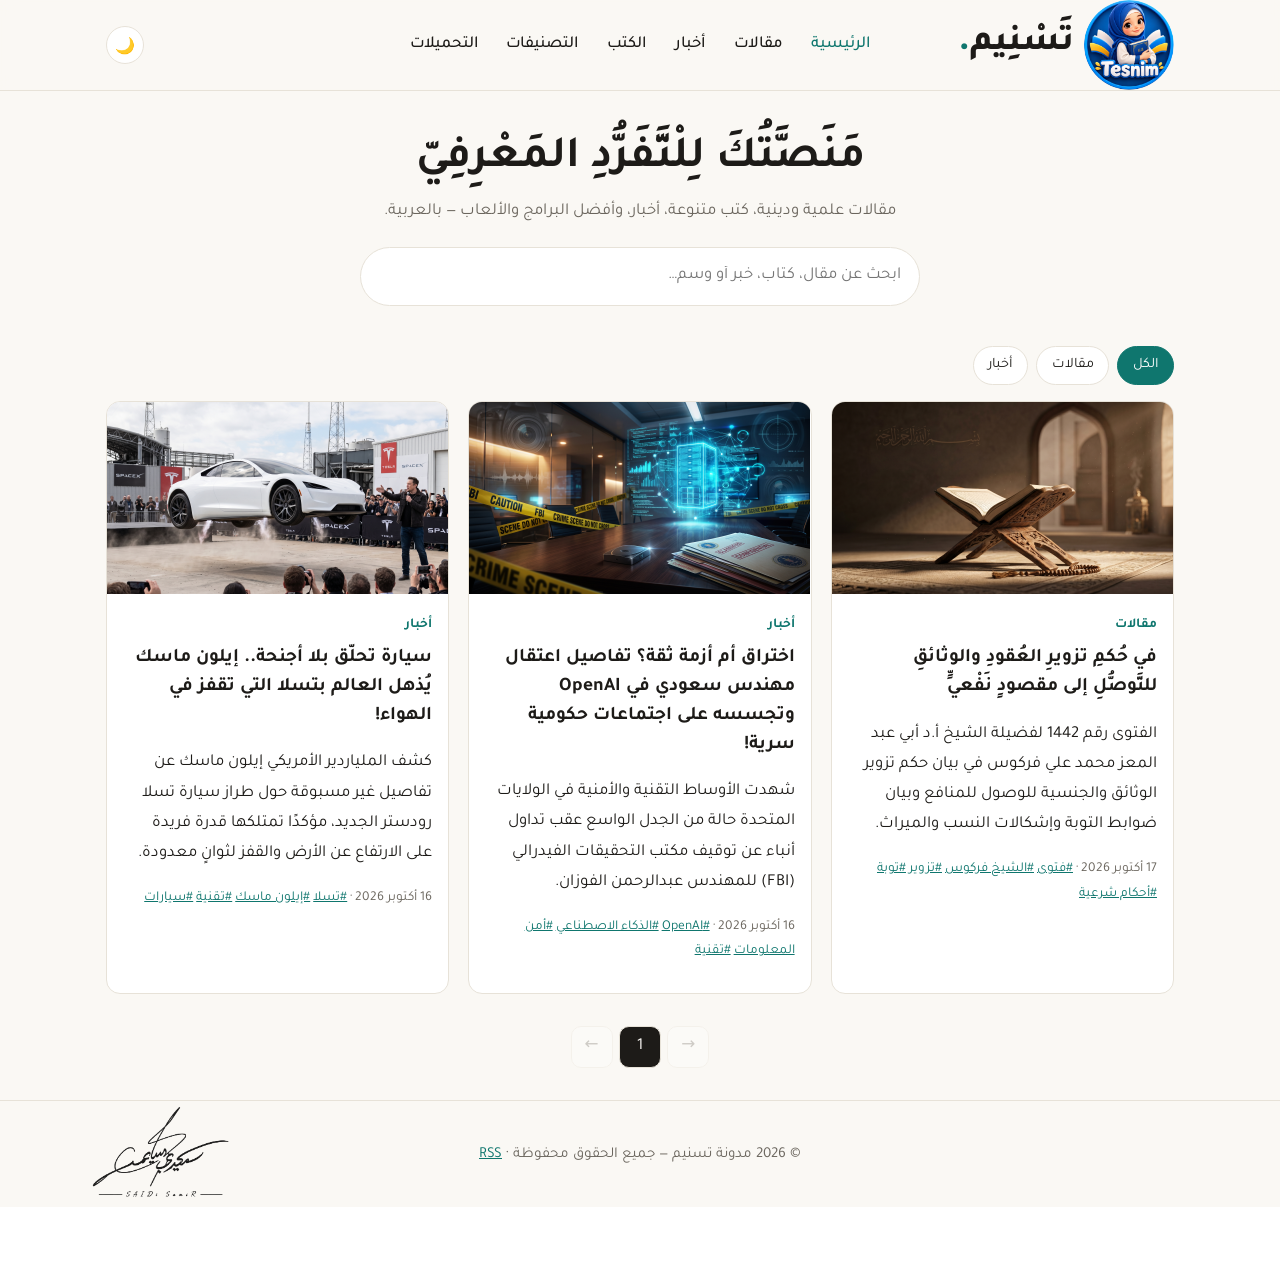
<file: index.html>
<!doctype html>
<html lang="ar" dir="rtl">
<head>
    <meta charset="utf-8">
    <meta name="viewport" content="width=device-width, initial-scale=1">
    
    <link rel="preconnect" href="https://fonts.googleapis.com">
    <link rel="preconnect" href="https://fonts.gstatic.com" crossorigin>
    <link rel="stylesheet" href="https://fonts.googleapis.com/css2?family=Tajawal:wght@400;500;700;800&display=swap">
    
    <link rel="stylesheet" href="styles.css">
    <link rel="alternate" type="application/rss+xml" title="مدونة تسنيم" href="feed.xml">
    
    <meta property="og:site_name" content="مدونة تسنيم">
    <meta property="og:locale" content="ar_AR">
    <meta name="twitter:card" content="summary_large_image">
    
    <title>مدونة تسنيم — مَنَصَّتُكَ لِلْتَّفَرُّدِ المَعْرِفِيّ</title>
    <meta name="description" content="مقالات علمية ودينية، كتب متنوعة، أخبار، وأفضل البرامج والألعاب — بالعربية.">
    <meta property="og:title" content="مدونة تسنيم — مَنَصَّتُكَ لِلْتَّفَرُّدِ المَعْرِفِيّ">
    <meta property="og:description" content="مقالات علمية ودينية، كتب متنوعة، أخبار، وأفضل البرامج والألعاب — بالعربية.">
    <meta property="og:type" content="website">
    <meta property="og:image" content="Tesnim.png">
</head>

<body data-page="index">

    <a class="skip" href="#main">تخطَّ إلى المحتوى</a>

    <header class="site-header">
        <div class="wrap bar">
            
            <a class="logo" href="index.html" aria-label="الرئيسية">
                <img src="photo/Tesnim.png" alt="Tesnim Logo" class="logo-img">
                <span>تَسْنِيم<span>.</span></span>
            </a>
            
            <nav id="nav" aria-label="التنقل الرئيسي">
                <ul>
                    <li><a href="index.html">الرئيسية</a></li>
                    <li><a href="category.html?c=مقالات">مقالات</a></li>
                    <li><a href="category.html?c=أخبار">أخبار</a></li>
                    <li><a href="books.html">الكتب</a></li>
                    <li><a href="category.html">التصنيفات</a></li>
                    <li><a href="downloads.html">التحميلات</a></li>
                </ul>
            </nav>

            <div class="header-controls">
                <button id="theme-toggle" class="icon-btn" aria-label="تغيير المظهر">
                    <span class="theme-icon">🌙</span>
                </button>
            </div>

            <button class="menu-btn" aria-expanded="false" aria-controls="nav" aria-label="القائمة">☰</button>

        </div>
    </header>

    <main id="main" class="wrap">
        <section class="hero">
            <h1>مَنَصَّتُكَ لِلْتَّفَرُّدِ المَعْرِفِيّ</h1>
            <p>مقالات علمية ودينية، كتب متنوعة، أخبار، وأفضل البرامج والألعاب — بالعربية.</p>
            
            <form class="search" role="search" onsubmit="return false">
                <label for="q" class="sr">ابحث في المدونة</label>
                <input id="q" type="search" placeholder="ابحث عن مقال، كتاب، خبر أو وسم…" autocomplete="off">
            </form>
        </section>

        <div id="filters" class="chips" aria-label="تصفية حسب التصنيف"></div>

        <section aria-live="polite">
            <div id="list" class="grid"></div>
            <nav id="pager" class="pager" aria-label="ترقيم الصفحات"></nav>
        </section>
    </main>

    <footer class="site-footer">
        <div class="wrap footer-bar">
            <p>© <span id="year"></span> مدونة تسنيم — جميع الحقوق محفوظة · <a href="feed.xml">RSS</a></p>
            <img src="photo/Signature.png" alt="Saidi Samir Signature" class="site-signature">
        </div>
    </footer>

    <script src="scripts.js" defer></script>
</body>
</html>
</file>
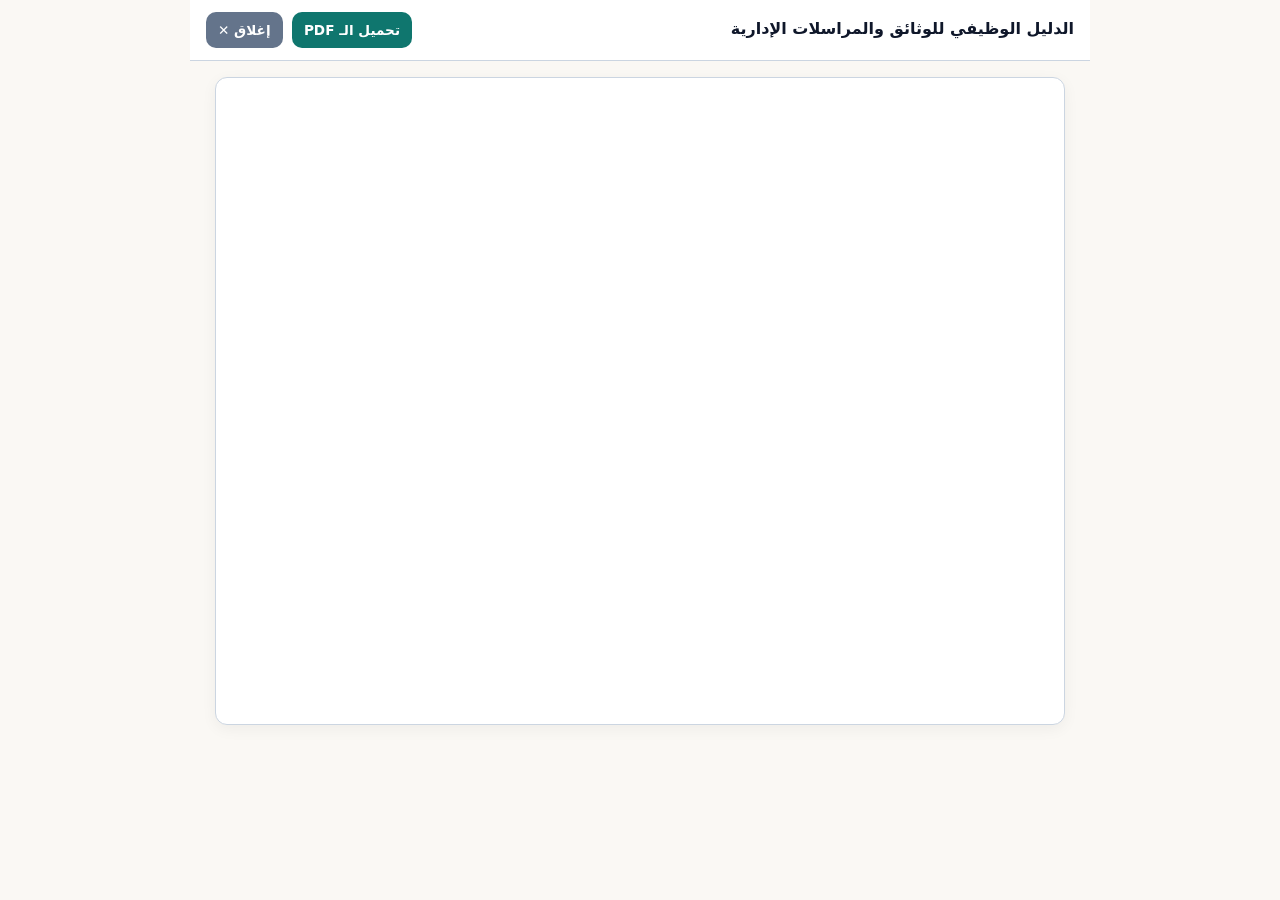
<file: book-view.html>
<!DOCTYPE html>
<html lang="ar" dir="rtl">
<head>
  <meta charset="UTF-8">
  <meta name="viewport" content="width=device-width, initial-scale=1.0">
  <title>قراءة الكتاب — تسنيم</title>
  <link rel="stylesheet" href="styles.css">
  <style>
    body {
      margin: 0;
      padding: 0;
      background: var(--bg, #f8fafc);
      display: flex;
      flex-direction: column;
      align-items: center;
      min-height: 100vh;
    }

    .viewer-header {
      width: 100%;
      max-width: 900px;
      display: flex;
      justify-content: space-between;
      align-items: center;
      padding: 0.75rem 1rem;
      background: #ffffff !important;
      color: #0f172a !important;
      border-bottom: 1px solid #cbd5e1;
      box-sizing: border-box;
    }

    .viewer-header h3 {
      margin: 0;
      font-size: 1rem;
      color: #0f172a !important;
      font-weight: 700;
    }

    .viewer-container {
      width: 95%;
      max-width: 850px;
      height: 72vh;
      max-height: 680px;
      margin: 1rem auto;
      border: 1px solid #cbd5e1;
      border-radius: 12px;
      overflow: hidden;
      box-shadow: 0 4px 15px rgba(0, 0, 0, 0.05);
      background: #ffffff;
    }

    iframe {
      width: 100%;
      height: 100%;
      border: none;
    }

    @media (max-width: 768px) {
      .viewer-container {
        width: 100%;
        height: 65vh;
        margin: 0.5rem 0;
        border-radius: 0;
      }
    }
  </style>
</head>
<body>

  <div class="viewer-header">
    <h3 id="book-title">جاري فتح الكتاب...</h3>
    <div>
      <a id="download-btn" href="#" download class="btn" style="padding: 0.35rem 0.75rem; font-size: 0.85rem; margin-left: 0.25rem;">تحميل الـ PDF</a>
      <a href="books.html" class="btn" style="padding: 0.35rem 0.75rem; font-size: 0.85rem; background: #64748b; color: #fff;">إغلاق ✕</a>
    </div>
  </div>

  <div class="viewer-container" id="viewer-container">
    <!-- قارئ Google Drive للمعاينة أونلاين -->
  </div>

  <script src="scripts.js"></script>
  <script>
    document.addEventListener("DOMContentLoaded", () => {
      const params = new URLSearchParams(window.location.search);
      const bookId = params.get("id");
      const book = BOOKS.find(b => b.id === bookId) || BOOKS[0];

      if (book) {
        document.getElementById("book-title").textContent = book.title;
        document.getElementById("download-btn").href = book.pdfUrl || book.pdf;
        document.title = `${book.title} — تسنيم`;

        const container = document.getElementById("viewer-container");
        
        // جلب رابط التضمين أو تحويل رابط Google Drive تلقائياً لمشرع المعاينة preview
        let embedUrl = book.driveEmbedUrl;
        if (!embedUrl && book.pdfUrl) {
          if (book.pdfUrl.includes('drive.google.com')) {
            const match = book.pdfUrl.match(/id=([a-zA-Z0-9_-]+)/) || book.pdfUrl.match(/\/d\/([a-zA-Z0-9_-]+)/);
            if (match && match[1]) {
              embedUrl = `https://drive.google.com/file/d/${match[1]}/preview`;
            }
          } else {
            embedUrl = book.pdfUrl;
          }
        }

        container.innerHTML = `
          <iframe src="${embedUrl}" allow="autoplay"></iframe>
        `;
      }
    });
  </script>
</body>
</html>
</file>
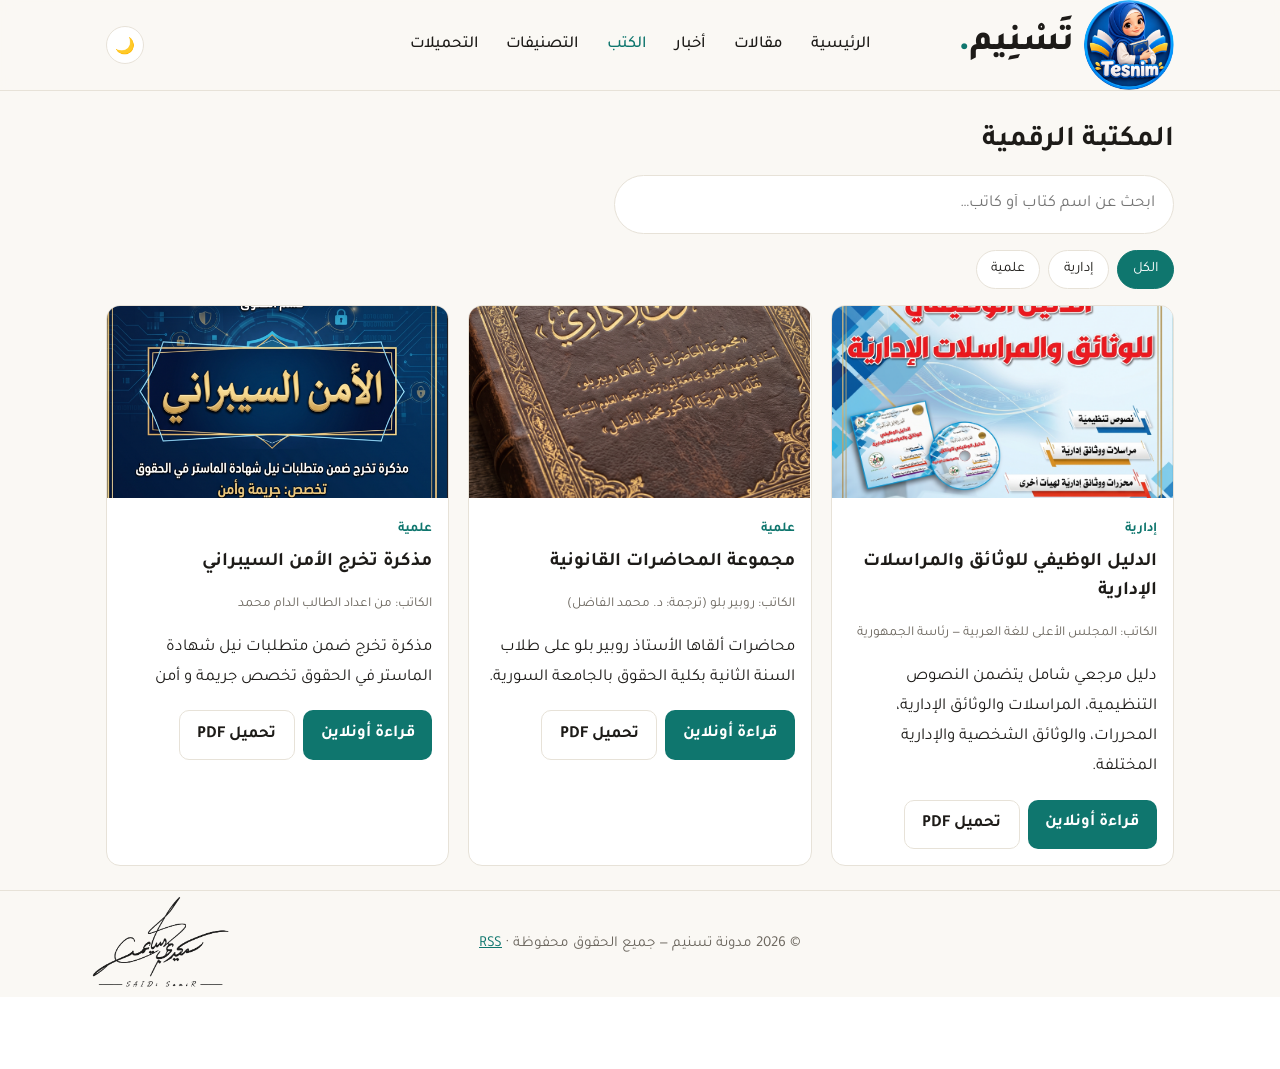
<file: books.html>
<!doctype html>
<html lang="ar" dir="rtl">
<head>
    <meta charset="utf-8">
    <meta name="viewport" content="width=device-width, initial-scale=1">
    
    <link rel="preconnect" href="https://fonts.googleapis.com">
    <link rel="preconnect" href="https://fonts.gstatic.com" crossorigin>
    <link rel="stylesheet" href="https://fonts.googleapis.com/css2?family=Tajawal:wght@400;500;700;800&display=swap">
    
    <link rel="stylesheet" href="styles.css">
    <link rel="alternate" type="application/rss+xml" title="مدونة تسنيم" href="feed.xml">
    
    <title>المكتبة الرقمية — كتب مجانية وقراءة أونلاين | مدونة تسنيم</title>
    <meta name="description" content="تصفح واقرأ وحمّل أفضل الكتب العلمية والدينية بصيغة PDF.">
</head>

<body data-page="books">

    <a class="skip" href="#main">تخطَّ إلى المحتوى</a>

    <header class="site-header">
        <div class="wrap bar">
            
            <a class="logo" href="index.html" aria-label="الرئيسية">
                <img src="photo/Tesnim.png" alt="Tesnim Logo" class="logo-img">
                <span>تَسْنِيم<span>.</span></span>
            </a>
            
            <nav id="nav" aria-label="التنقل الرئيسي">
                <ul>
                    <li><a href="index.html">الرئيسية</a></li>
                    <li><a href="category.html?c=مقالات">مقالات</a></li>
                    <li><a href="category.html?c=أخبار">أخبار</a></li>
                    <li><a href="books.html">الكتب</a></li>
                    <li><a href="category.html">التصنيفات</a></li>
                    <li><a href="downloads.html">التحميلات</a></li>
                </ul>
            </nav>

            <div class="header-controls">
                <button id="theme-toggle" class="icon-btn" aria-label="تغيير المظهر">
                    <span class="theme-icon">🌙</span>
                </button>
            </div>

            <button class="menu-btn" aria-expanded="false" aria-controls="nav" aria-label="القائمة">☰</button>

        </div>
    </header>

    <main id="main" class="wrap">
        <h1 class="h1">المكتبة الرقمية</h1>
        
        <form class="search" role="search" onsubmit="return false">
            <label for="q" class="sr">ابحث في الكتب</label>
            <input id="q" type="search" placeholder="ابحث عن اسم كتاب أو كاتب…" autocomplete="off">
        </form>
        
        <div id="book-filters" class="chips"></div>
        <div id="books-list" class="grid"></div>
    </main>

    <footer class="site-footer">
        <div class="wrap footer-bar">
            <p>© <span id="year"></span> مدونة تسنيم — جميع الحقوق محفوظة · <a href="feed.xml">RSS</a></p>
            <img src="photo/Signature.png" alt="Saidi Samir Signature" class="site-signature">
        </div>
    </footer>

    <script src="scripts.js" defer></script>
</body>
</html>
</file>
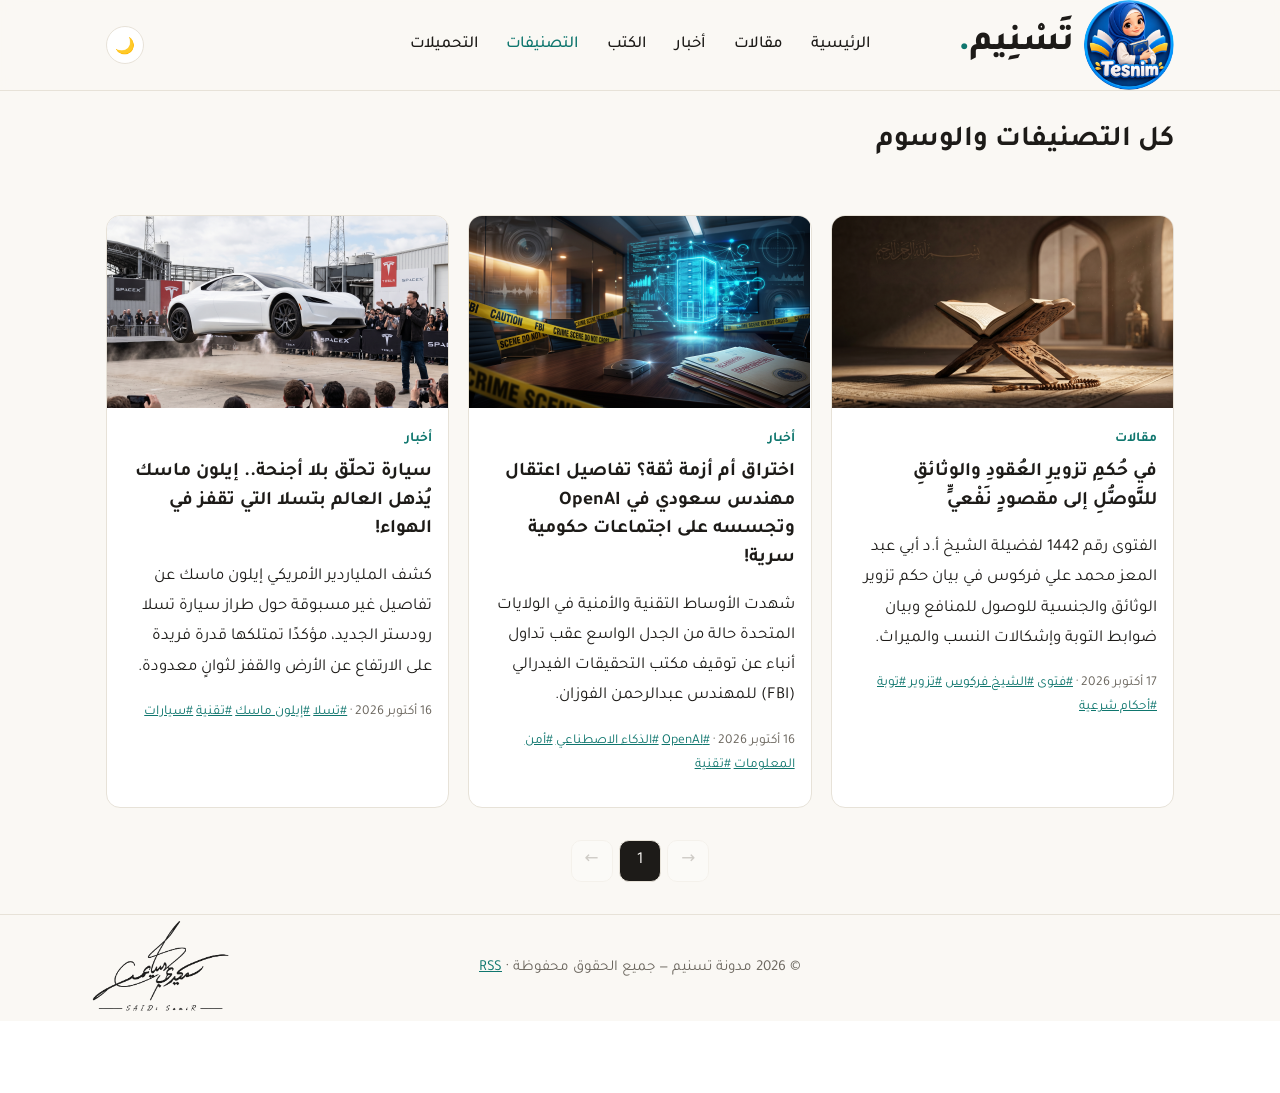
<file: category.html>
<!doctype html>
<html lang="ar" dir="rtl">
<head>
    <meta charset="utf-8">
    <meta name="viewport" content="width=device-width, initial-scale=1">
    
    <link rel="preconnect" href="https://fonts.googleapis.com">
    <link rel="preconnect" href="https://fonts.gstatic.com" crossorigin>
    <link rel="stylesheet" href="https://fonts.googleapis.com/css2?family=Tajawal:wght@400;500;700;800&display=swap">
    
    <link rel="stylesheet" href="styles.css">
    <link rel="alternate" type="application/rss+xml" title="مدونة تسنيم" href="feed.xml">
    
    <meta property="og:site_name" content="مدونة تسنيم">
    <meta property="og:locale" content="ar_AR">
    <meta name="twitter:card" content="summary_large_image">
    
    <title>التصنيفات والوسوم — مدونة تسنيم</title>
    <meta name="description" content="تصفّح المحتوى حسب التصنيف والوسم.">
    <meta property="og:title" content="التصنيفات والوسوم — مدونة تسنيم">
    <meta property="og:description" content="تصفّح المحتوى حسب التصنيف والوسم.">
    <meta property="og:type" content="website">
    <meta property="og:image" content="Tesnim.png">
    <meta name="twitter:title" content="التصنيفات والوسوم — مدونة تسنيم">
    <meta name="twitter:description" content="تصفّح المحتوى حسب التصنيف والوسم.">
</head>

<body data-page="category">

    <a class="skip" href="#main">تخطَّ إلى المحتوى</a>

    <header class="site-header">
        <div class="wrap bar">
            
            <a class="logo" href="index.html" aria-label="الرئيسية">
                <img src="photo/Tesnim.png" alt="Tesnim Logo" class="logo-img">
                <span>تَسْنِيم<span>.</span></span>
            </a>
            
            <nav id="nav" aria-label="التنقل الرئيسي">
                <ul>
                    <li><a href="index.html">الرئيسية</a></li>
                    <li><a href="category.html?c=مقالات">مقالات</a></li>
                    <li><a href="category.html?c=أخبار">أخبار</a></li>
                    <li><a href="books.html">الكتب</a></li>
                    <li><a href="category.html">التصنيفات</a></li>
                    <li><a href="downloads.html">التحميلات</a></li>
                </ul>
            </nav>

            <div class="header-controls">
                <button id="theme-toggle" class="icon-btn" aria-label="تغيير المظهر">
                    <span class="theme-icon">🌙</span>
                </button>
            </div>

            <button class="menu-btn" aria-expanded="false" aria-controls="nav" aria-label="القائمة">☰</button>

        </div>
    </header>

    <main id="main" class="wrap">
        <h1 id="cat-title" class="h1">التصنيفات</h1>
        
        <div id="cats" class="chips"></div>
        <div id="tags" class="chips"></div>
        
        <div id="list" class="grid"></div>
        <nav id="pager" class="pager" aria-label="ترقيم الصفحات"></nav>
    </main>

    <footer class="site-footer">
        <div class="wrap footer-bar">
            <p>© <span id="year"></span> مدونة تسنيم — جميع الحقوق محفوظة · <a href="feed.xml">RSS</a></p>
            <img src="photo/Signature.png" alt="Saidi Samir Signature" class="site-signature">
        </div>
    </footer>

    <script src="scripts.js" defer></script>
</body>
</html>
</file>
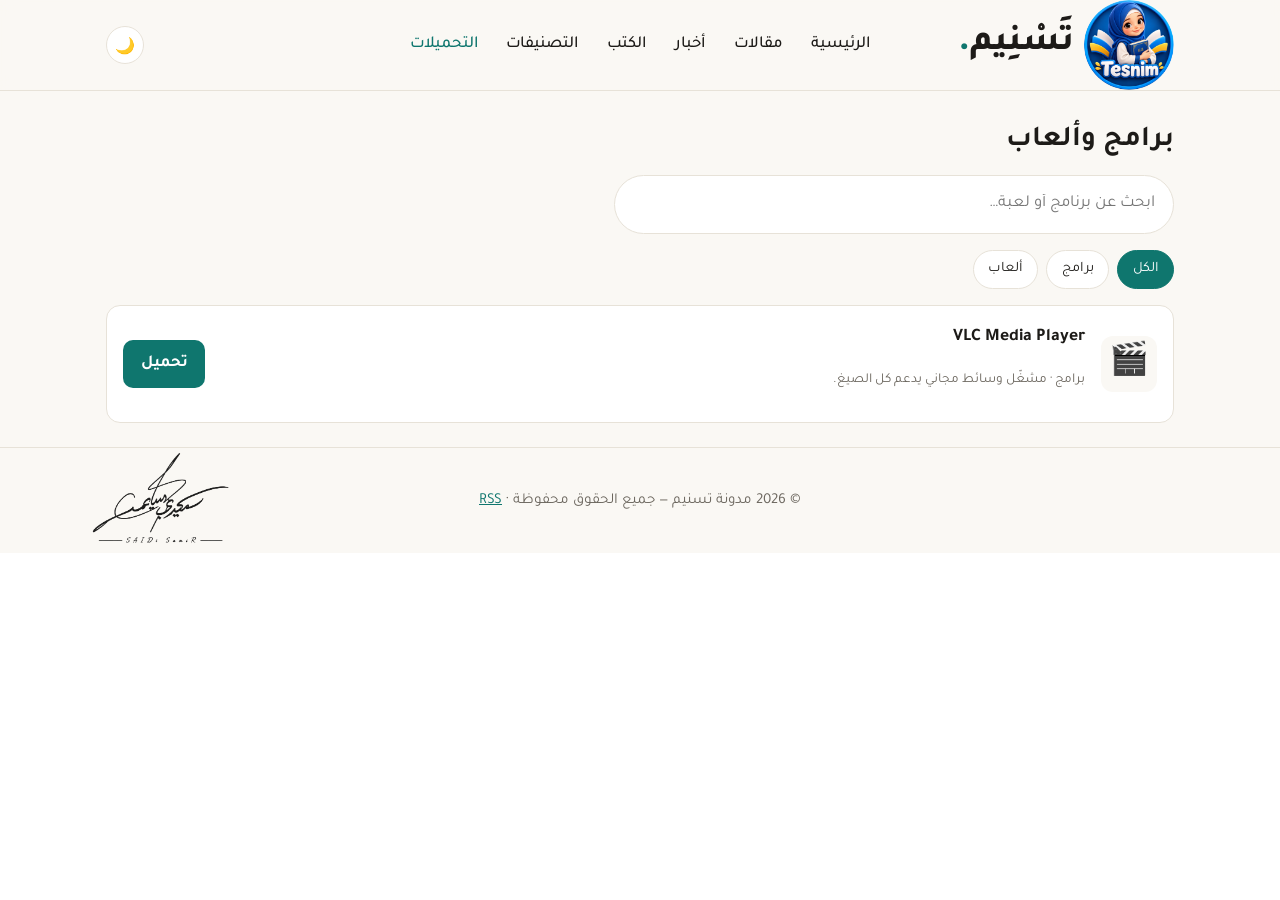
<file: downloads.html>
<!doctype html>
<html lang="ar" dir="rtl">
<head>
    <meta charset="utf-8">
    <meta name="viewport" content="width=device-width, initial-scale=1">
    
    <link rel="preconnect" href="https://fonts.googleapis.com">
    <link rel="preconnect" href="https://fonts.gstatic.com" crossorigin>
    <link rel="stylesheet" href="https://fonts.googleapis.com/css2?family=Tajawal:wght@400;500;700;800&display=swap">
    
    <link rel="stylesheet" href="styles.css">
    <link rel="alternate" type="application/rss+xml" title="مدونة تسنيم" href="feed.xml">
    
    <meta property="og:site_name" content="مدونة تسنيم">
    <meta property="og:locale" content="ar_AR">
    <meta name="twitter:card" content="summary_large_image">
    
    <title>التحميلات — برامج وألعاب | مدونة تسنيم</title>
    <meta name="description" content="روابط تحميل آمنة لأشهر البرامج والألعاب المجانية.">
    <meta property="og:title" content="التحميلات — برامج وألعاب | مدونة تسنيم">
    <meta property="og:description" content="روابط تحميل آمنة لأشهر البرامج والألعاب المجانية.">
    <meta property="og:type" content="website">
    <meta property="og:image" content="Tesnim.png">
    <meta name="twitter:title" content="التحميلات — برامج وألعاب | مدونة تسنيم">
    <meta name="twitter:description" content="روابط تحميل آمنة لأشهر البرامج والألعاب المجانية.">
</head>

<body data-page="downloads">

    <a class="skip" href="#main">تخطَّ إلى المحتوى</a>

    <header class="site-header">
        <div class="wrap bar">
            
            <a class="logo" href="index.html" aria-label="الرئيسية">
                <img src="photo/Tesnim.png" alt="Tesnim Logo" class="logo-img">
                <span>تَسْنِيم<span>.</span></span>
            </a>
            
            <nav id="nav" aria-label="التنقل الرئيسي">
                <ul>
                    <li><a href="index.html">الرئيسية</a></li>
                    <li><a href="category.html?c=مقالات">مقالات</a></li>
                    <li><a href="category.html?c=أخبار">أخبار</a></li>
                    <li><a href="books.html">الكتب</a></li>
                    <li><a href="category.html">التصنيفات</a></li>
                    <li><a href="downloads.html">التحميلات</a></li>
                </ul>
            </nav>

            <div class="header-controls">
                <button id="theme-toggle" class="icon-btn" aria-label="تغيير المظهر">
                    <span class="theme-icon">🌙</span>
                </button>
            </div>

            <button class="menu-btn" aria-expanded="false" aria-controls="nav" aria-label="القائمة">☰</button>

        </div>
    </header>

    <main id="main" class="wrap">
        <h1 class="h1">برامج وألعاب</h1>
        
        <form class="search" role="search" onsubmit="return false">
            <label for="q" class="sr">ابحث في التحميلات</label>
            <input id="q" type="search" placeholder="ابحث عن برنامج أو لعبة…" autocomplete="off">
        </form>
        
        <div id="dl-filters" class="chips"></div>
        <div id="downloads" class="dl-list"></div>
    </main>

    <footer class="site-footer">
        <div class="wrap footer-bar">
            <p>© <span id="year"></span> مدونة تسنيم — جميع الحقوق محفوظة · <a href="feed.xml">RSS</a></p>
            <img src="photo/Signature.png" alt="Saidi Samir Signature" class="site-signature">
        </div>
    </footer>

    <script src="scripts.js" defer></script>
</body>
</html>
</file>
<file: styles.css>
/* ==============================================================================
   مدونة تسنيم — ملف الأنماط الرئيسي (Mobile-first, RTL)
   ============================================================================== */
/* ==============================================================================
   تحسين سرعة التصفح وانسيابية الحركة
   ============================================================================== */
html {
  scroll-behavior: smooth;
  content-visibility: auto;
}

img {
  content-visibility: auto;
}
/* 1. المتغيرات العامة للألوان والأبعاد */
:root {
  --bg: #faf8f4;
  --card: #ffffff;
  --ink: #1d1b18;
  --muted: #6b665e;
  --line: #e7e2d8;
  --accent: #0f766e;
  --accent-ink: #ffffff;
  --r: 14px;
  --w: 1100px;
}

/* 2. متغيّرات ألوان الوضع الليلي (Dark Mode) */
[data-theme="dark"] {
  --bg: #121212;
  --card: #1e1e1e;
  --ink: #f3f4f6;
  --muted: #9ca3af;
  --line: #2d2d2d;
  --accent: #14b8a6;
  --accent-ink: #ffffff;
}

/* 3. الإعدادات الأساسية وإعادة الضبط */
* {
  box-sizing: border-box;
}

html {
  scroll-behavior: smooth;
}

body {
  margin: 0;
  font-family: "Tajawal", system-ui, sans-serif;
  background: var(--bg);
  color: var(--ink);
  line-height: 1.8;
  font-size: 1.05rem;
}

a {
  color: var(--accent);
}

img {
  max-width: 100%;
  height: auto;
  display: block;
}

.wrap {
  max-width: var(--w);
  margin-inline: auto;
  padding-inline: 1rem;
}

.sr {
  position: absolute;
  width: 1px;
  height: 1px;
  overflow: hidden;
  clip: rect(0 0 0 0);
}

.skip {
  position: absolute;
  inset-inline-start: -999px;
}

.skip:focus {
  inset-inline-start: 1rem;
  top: 1rem;
  background: var(--ink);
  color: #fff;
  padding: 0.5rem 1rem;
  z-index: 9;
}

:focus-visible {
  outline: 3px solid var(--accent);
  outline-offset: 2px;
}

/* 4. شريط الرأس وتوزيع العناصر (يمين - وسط - يسار) */
.site-header {
  position: sticky;
  top: 0;
  z-index: 5;
  background: rgba(250, 248, 244, 0.92);
  backdrop-filter: blur(8px);
  border-bottom: 1px solid var(--line);
}

[data-theme="dark"] .site-header {
  background: rgba(18, 18, 18, 0.92);
}

.bar {
  display: flex;
  align-items: center;
  justify-content: space-between;
  min-height: 70px;
  gap: 1rem;
  position: relative;
}

/* الشعار في أقصى اليمين وبحجم مكبر */
.logo {
  display: inline-flex;
  align-items: center;
  gap: 0.6rem;
  font-weight: 800;
  font-size: 2.2rem;
  text-decoration: none;
  color: var(--ink);
  line-height: 1;
}

.logo-img {
  width: 90px;
  height: 90px;
  border-radius: 50%;
  object-fit: cover;
  flex-shrink: 0;
}

.logo span span {
  color: var(--accent);
}

/* زر القائمة للشاشات الصغيرة */
.menu-btn {
  font-size: 1.4rem;
  background: none;
  border: 1px solid var(--line);
  border-radius: 10px;
  padding: 0.2rem 0.7rem;
  cursor: pointer;
  color: var(--ink);
}

/* القائمة الرئيسية في المنتصف تمامًا للشاشات الكبيرة */
nav#nav {
  width: 100%;
  display: none;
}

nav#nav.open {
  display: block;
}

nav ul {
  list-style: none;
  margin: 0;
  padding: 0 0 0.8rem;
}

nav a {
  display: block;
  padding: 0.55rem 0;
  text-decoration: none;
  color: var(--ink);
  font-weight: 500;
}

nav a[aria-current] {
  color: var(--accent);
}

@media (min-width: 960px) {
  .menu-btn {
    display: none;
  }
  nav#nav {
    position: absolute;
    left: 50%;
    transform: translateX(-50%);
    display: block;
    width: auto;
  }
  nav ul {
    display: flex;
    gap: 1.8rem;
    padding: 0;
  }
}

/* عناصر التحكم (زر الوضع الليلي فقط) في أقصى اليسار */
.header-controls {
  display: flex;
  align-items: center;
  margin-inline-start: auto;
}

@media (min-width: 960px) {
  .header-controls {
    margin-inline-start: 0;
  }
}

.icon-btn {
  background: var(--card);
  color: var(--ink);
  border: 1px solid var(--line);
  border-radius: 50%;
  width: 38px;
  height: 38px;
  display: inline-flex;
  align-items: center;
  justify-content: center;
  cursor: pointer;
  font-size: 1rem;
  flex-shrink: 0;
  transition: transform 0.2s;
}

.icon-btn:hover {
  transform: scale(1.08);
}

/* 5. قسم البحث والهيرو */
.hero {
  text-align: center;
  padding: 2.5rem 0 1.5rem;
}

.hero h1 {
  font-size: 2rem;
  margin: 0;
  line-height: 1.3;
}

.hero p {
  color: var(--muted);
  margin: 0.5rem 0 1.2rem;
}

.search input {
  width: 100%;
  max-width: 560px;
  padding: 0.85rem 1.1rem;
  border: 1px solid var(--line);
  border-radius: 999px;
  font: inherit;
  background: var(--card);
  color: var(--ink);
}

.h1 {
  font-size: 1.8rem;
  margin: 1.5rem 0 0.5rem;
}

.h2 {
  font-size: 1.3rem;
  margin-top: 2.5rem;
}

/* 6. الشارات والشبكة والبطاقات */
.chips {
  display: flex;
  gap: 0.5rem;
  flex-wrap: wrap;
  margin: 1rem 0;
}

.chip {
  border: 1px solid var(--line);
  background: var(--card);
  border-radius: 999px;
  padding: 0.35rem 0.9rem;
  font: inherit;
  font-size: 0.9rem;
  cursor: pointer;
  text-decoration: none;
  color: var(--ink);
}

.chip[aria-pressed="true"],
.chip.on {
  background: var(--accent);
  color: var(--accent-ink);
  border-color: var(--accent);
}

.grid {
  display: grid;
  gap: 1.2rem;
  grid-template-columns: 1fr;
}

.card {
  background: var(--card);
  border: 1px solid var(--line);
  border-radius: var(--r);
  overflow: hidden;
  display: flex;
  flex-direction: column;
  transition: transform 0.2s;
}

.card:hover {
  transform: translateY(-3px);
}

.card img {
  aspect-ratio: 16 / 9;
  object-fit: cover;
  background: var(--line);
}

.card-body {
  padding: 1rem;
}

.card h2 {
  font-size: 1.2rem;
  margin: 0.3rem 0;
  line-height: 1.5;
}

.card h2 a {
  color: var(--ink);
  text-decoration: none;
}

.meta {
  color: var(--muted);
  font-size: 0.85rem;
}

.badge {
  color: var(--accent);
  font-weight: 700;
  font-size: 0.85rem;
  text-decoration: none;
}

.empty {
  text-align: center;
  color: var(--muted);
  padding: 2rem;
}

/* 7. أزرار ترقيم الصفحات (Pager) */
.pager {
  display: flex;
  justify-content: center;
  gap: 0.4rem;
  margin: 2rem 0;
}

.pager button {
  min-width: 42px;
  min-height: 42px;
  border: 1px solid var(--line);
  background: var(--card);
  color: var(--ink);
  border-radius: 10px;
  font: inherit;
  cursor: pointer;
}

.pager button[aria-current="page"] {
  background: var(--ink);
  color: var(--bg);
}

.pager button:disabled {
  opacity: 0.3;
  color: var(--muted);
}

[data-theme="dark"] .pager button[aria-current="page"] {
  background: var(--accent);
  color: #ffffff !important;
  border-color: var(--accent);
}

/* 8. المقالات والتحميلات */
.article {
  max-width: 720px;
  margin: 1.5rem auto;
}

.article h1 {
  font-size: 1.9rem;
  line-height: 1.4;
}

.article img {
  border-radius: var(--r);
  margin: 1rem 0;
}

.article p {
  margin: 0 0 1.1rem;
}

.share {
  display: flex;
  gap: 0.5rem;
  flex-wrap: wrap;
  margin: 1.5rem 0;
}

.dl-list {
  display: grid;
  gap: 1rem;
}

.dl {
  display: flex;
  gap: 1rem;
  align-items: center;
  background: var(--card);
  border: 1px solid var(--line);
  border-radius: var(--r);
  padding: 1rem;
}

.dl .ico {
  font-size: 2rem;
  width: 56px;
  height: 56px;
  display: grid;
  place-items: center;
  background: var(--bg);
  border-radius: 12px;
  flex-shrink: 0;
}

.dl div {
  flex: 1;
}

.dl h2 {
  font-size: 1.1rem;
  margin: 0;
}

.btn {
  display: inline-block;
  background: var(--accent);
  color: var(--accent-ink);
  padding: 0.55rem 1.1rem;
  border-radius: 10px;
  text-decoration: none;
  font-weight: 700;
}

/* 9. التذييل السفلي (الفوتر المضبوط المسافات والمحاذاة) */
.site-footer {
  border-top: 1px solid var(--line);
  margin-top: 1.5rem;
  padding: 0.8rem 0;
  color: var(--muted);
  font-size: 0.95rem;
}

.footer-bar {
  display: flex;
  align-items: center;
  justify-content: space-between;
  position: relative;
  min-height: 80px;
}

.footer-bar p {
  margin: 0;
  width: 100%;
  text-align: center;
}

.site-signature {
  position: absolute;
  left: 0;
  height: 250px;
  width: auto;
  object-fit: contain;
  opacity: 0.9;
  transition: opacity 0.2s, filter 0.2s;
}

.site-signature:hover {
  opacity: 1;
}

[data-theme="dark"] .site-signature {
  filter: invert(1) brightness(1.3);
}

@media (max-width: 720px) {
  .footer-bar {
    flex-direction: column;
    gap: 0.5rem;
  }
  .site-signature {
    position: static;
    height: 70px;
  }
}

@media (min-width: 720px) {
  .grid {
    grid-template-columns: repeat(2, 1fr);
  }
  .hero h1 {
    font-size: 2.8rem;
  }
}

@media (min-width: 960px) {
  .grid {
    grid-template-columns: repeat(3, 1fr);
  }
}

@media (prefers-reduced-motion: reduce) {
  * {
    transition: none !important;
    scroll-behavior: auto;
  }
}
/* ==============================================================================
   إصلاح القائمة العلوية للهواتف
   ============================================================================== */
@media (max-width: 768px) {
  .site-header .bar {
    display: flex !important;
    align-items: center !important;
    justify-content: space-between !important;
    position: relative !important;
    padding: 0.75rem 1rem !important;
  }

  .site-header .logo {
    display: flex !important;
    align-items: center !important;
    gap: 0.5rem !important;
    z-index: 1001 !important;
  }

  .site-header .logo-img {
    height: 38px !important;
    width: auto !important;
  }

  .site-header nav#nav {
    display: none;
    position: absolute !important;
    top: 100% !important;
    right: 0 !important;
    left: 0 !important;
    background: var(--bg) !important;
    border-bottom: 1px solid var(--line) !important;
    box-shadow: 0 10px 25px rgba(0, 0, 0, 0.1) !important;
    padding: 1rem !important;
    z-index: 1000 !important;
  }

  .site-header nav#nav.open {
    display: block !important;
  }

  .site-header nav#nav ul {
    display: flex !important;
    flex-direction: column !important;
    gap: 0.75rem !important;
    align-items: center !important;
    padding: 0 !important;
    margin: 0 !important;
    list-style: none !important;
  }

  .site-header nav#nav a {
    display: block !important;
    padding: 0.5rem 1rem !important;
    font-weight: 600 !important;
    width: 100% !important;
    text-align: center !important;
  }

  .header-controls {
    display: flex !important;
    align-items: center !important;
    gap: 0.5rem !important;
  }

  .menu-btn {
    display: inline-flex !important;
    align-items: center !important;
    justify-content: center !important;
    padding: 0.4rem 0.75rem !important;
    font-size: 1.25rem !important;
    cursor: pointer !important;
    z-index: 1001 !important;
  }
}
/* ==============================================================================
   تنسيق القائمة العلوية للهواتف والشاشات الصغيرة
   ============================================================================== */
@media screen and (max-width: 768px) {
  .site-header .bar {
    display: flex !important;
    flex-direction: row !important;
    align-items: center !important;
    justify-content: space-between !important;
    flex-wrap: nowrap !important;
    padding: 0.5rem 1rem !important;
  }

  .site-header .logo {
    display: flex !important;
    align-items: center !important;
    margin: 0 !important;
  }

  .site-header .logo-img {
    height: 36px !important;
    width: auto !important;
  }

  .site-header nav#nav {
    display: none !important;
    position: absolute !important;
    top: 100% !important;
    right: 0 !important;
    left: 0 !important;
    width: 100% !important;
    background: var(--bg, #ffffff) !important;
    border-bottom: 1px solid var(--line, #eee) !important;
    box-shadow: 0 10px 20px rgba(0, 0, 0, 0.1) !important;
    padding: 1rem 0 !important;
    z-index: 9999 !important;
  }

  .site-header nav#nav.open {
    display: block !important;
  }

  .site-header nav#nav ul {
    display: flex !important;
    flex-direction: column !important;
    gap: 0.5rem !important;
    align-items: center !important;
    padding: 0 !important;
    margin: 0 !important;
    list-style: none !important;
  }

  .site-header nav#nav a {
    display: block !important;
    padding: 0.5rem 1rem !important;
    width: 100% !important;
    text-align: center !important;
  }

  .header-controls {
    display: flex !important;
    align-items: center !important;
    gap: 0.5rem !important;
  }

  .menu-btn {
    display: inline-flex !important;
    align-items: center !important;
    justify-content: center !important;
    padding: 0.4rem 0.6rem !important;
    font-size: 1.2rem !important;
    cursor: pointer !important;
  }
}
</file>
